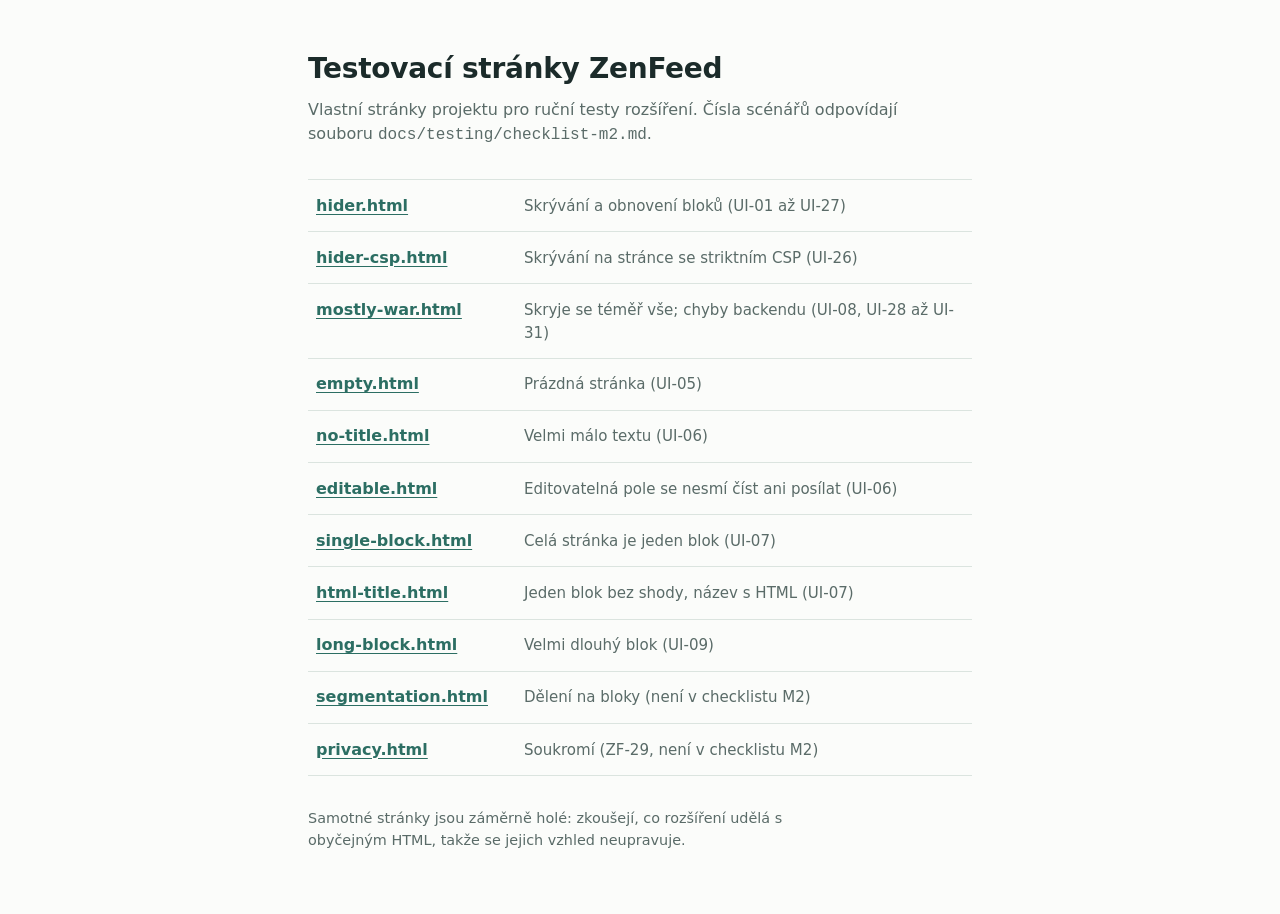
<file: tests/extension/fixtures/index.html>
<!doctype html>
<html lang="cs">
<head>
  <meta charset="utf-8">
  <meta name="viewport" content="width=device-width, initial-scale=1">
  <title>ZenFeed: testovací stránky</title>
  <style>
    :root { color-scheme: light dark; --ink: #1b2b2a; --soft: #5a6b68; --paper: #fbfcfa; --line: #dbe4df; --moss: #2c6e63; --tint: #eef4f1; }
    @media (prefers-color-scheme: dark) {
      :root { --ink: #e6efec; --soft: #9db1ac; --paper: #141c1b; --line: #2d3b39; --moss: #6fc3b3; --tint: #1b2625; }
    }
    * { box-sizing: border-box; }
    body { margin: 0; font: 16px/1.5 system-ui, -apple-system, "Segoe UI", sans-serif; color: var(--ink); background: var(--paper); }
    main { max-width: 44rem; margin: 0 auto; padding: 3rem 1.25rem 4rem; }
    h1 { margin: 0 0 .5rem; font-size: 1.75rem; font-weight: 650; letter-spacing: -.01em; }
    .lead { margin: 0 0 2rem; max-width: 60ch; color: var(--soft); }
    ul { margin: 0; padding: 0; list-style: none; border-top: 1px solid var(--line); }
    li { border-bottom: 1px solid var(--line); }
    a { display: grid; grid-template-columns: 11.5rem 1fr; gap: .25rem 1.5rem; align-items: baseline; padding: .85rem .5rem; color: inherit; text-decoration: none; }
    a:hover, a:focus-visible { background: var(--tint); outline: none; }
    a:focus-visible { box-shadow: inset 3px 0 0 var(--moss); }
    .file { color: var(--moss); font-weight: 600; text-decoration: underline; text-underline-offset: 3px; }
    .what { color: var(--soft); font-size: .94rem; }
    .note { margin: 2rem 0 0; max-width: 60ch; color: var(--soft); font-size: .9rem; }
    @media (max-width: 34rem) { a { grid-template-columns: 1fr; } }
  </style>
</head>
<body>
  <main>
    <h1>Testovací stránky ZenFeed</h1>
    <p class="lead">Vlastní stránky projektu pro ruční testy rozšíření. Čísla scénářů odpovídají souboru <code>docs/testing/checklist-m2.md</code>.</p>
    <ul>
      <li><a href="hider.html"><span class="file">hider.html</span><span class="what">Skrývání a obnovení bloků (UI-01 až UI-27)</span></a></li>
      <li><a href="hider-csp.html"><span class="file">hider-csp.html</span><span class="what">Skrývání na stránce se striktním CSP (UI-26)</span></a></li>
      <li><a href="mostly-war.html"><span class="file">mostly-war.html</span><span class="what">Skryje se téměř vše; chyby backendu (UI-08, UI-28 až UI-31)</span></a></li>
      <li><a href="empty.html"><span class="file">empty.html</span><span class="what">Prázdná stránka (UI-05)</span></a></li>
      <li><a href="no-title.html"><span class="file">no-title.html</span><span class="what">Velmi málo textu (UI-06)</span></a></li>
      <li><a href="editable.html"><span class="file">editable.html</span><span class="what">Editovatelná pole se nesmí číst ani posílat (UI-06)</span></a></li>
      <li><a href="single-block.html"><span class="file">single-block.html</span><span class="what">Celá stránka je jeden blok (UI-07)</span></a></li>
      <li><a href="html-title.html"><span class="file">html-title.html</span><span class="what">Jeden blok bez shody, název s HTML (UI-07)</span></a></li>
      <li><a href="long-block.html"><span class="file">long-block.html</span><span class="what">Velmi dlouhý blok (UI-09)</span></a></li>
      <li><a href="segmentation.html"><span class="file">segmentation.html</span><span class="what">Dělení na bloky (není v checklistu M2)</span></a></li>
      <li><a href="privacy.html"><span class="file">privacy.html</span><span class="what">Soukromí (ZF-29, není v checklistu M2)</span></a></li>
    </ul>
    <p class="note">Samotné stránky jsou záměrně holé: zkoušejí, co rozšíření udělá s obyčejným HTML, takže se jejich vzhled neupravuje.</p>
  </main>
</body>
</html>
</file>
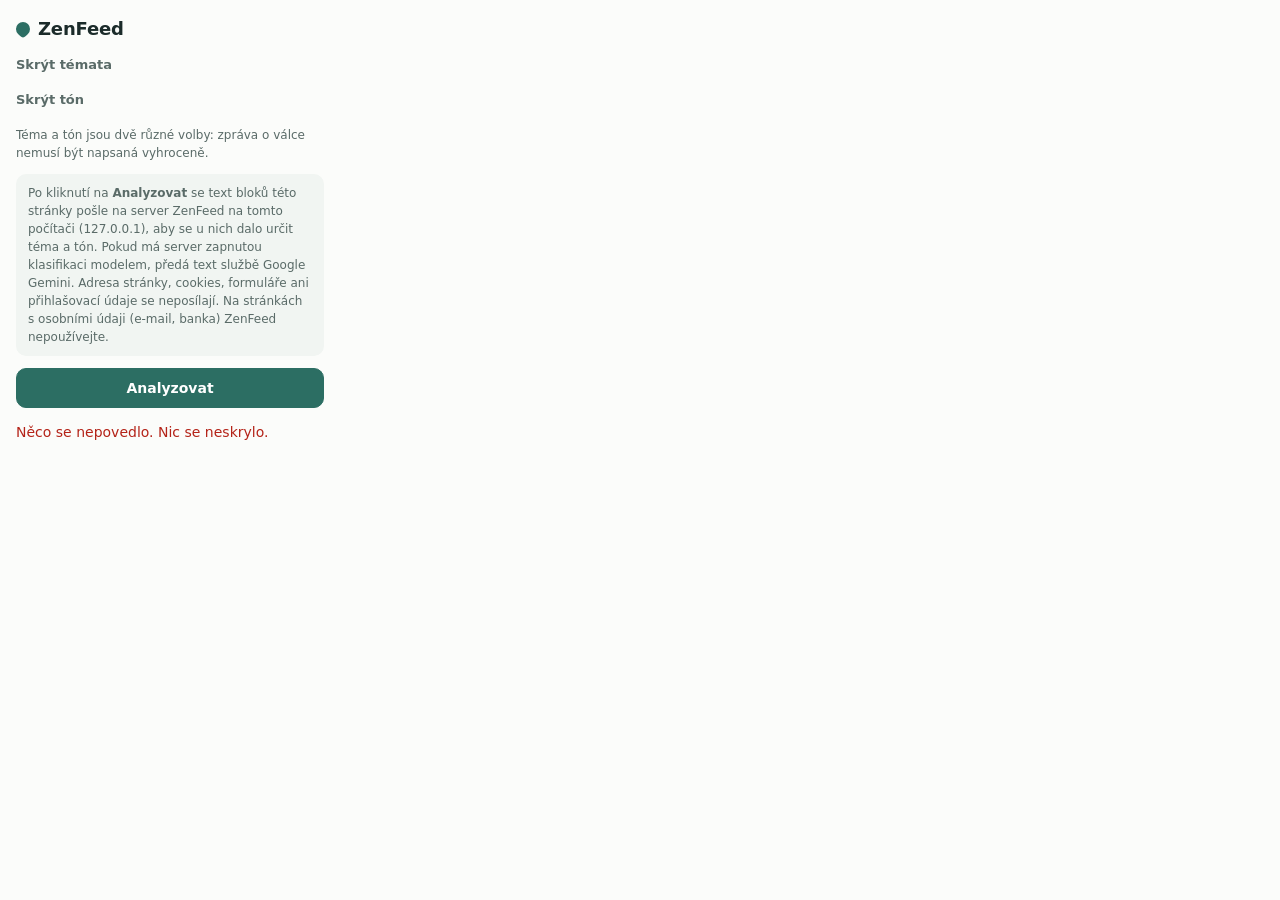
<file: extension/popup/popup.html>
<!doctype html>
<html lang="cs">
<head>
  <meta charset="utf-8">
  <meta name="viewport" content="width=device-width, initial-scale=1">
  <title>ZenFeed</title>
  <link rel="stylesheet" href="popup.css">
</head>
<body>
  <main>
    <h1>ZenFeed</h1>

    <form id="preferences" aria-describedby="preferences-hint">
      <fieldset id="topics">
        <legend>Skrýt témata</legend>
      </fieldset>
      <fieldset id="tone">
        <legend>Skrýt tón</legend>
      </fieldset>
      <p id="preferences-hint" class="hint">Téma a tón jsou dvě různé volby: zpráva o válce nemusí být napsaná vyhroceně.</p>
    </form>

    <p id="analyze-privacy" class="privacy">Po kliknutí na <strong>Analyzovat</strong> se text bloků této stránky pošle na server ZenFeed na tomto počítači (127.0.0.1), aby se u nich dalo určit téma a tón. Pokud má server zapnutou klasifikaci modelem, předá text službě Google Gemini. Adresa stránky, cookies, formuláře ani přihlašovací údaje se neposílají. Na stránkách s osobními údaji (e-mail, banka) ZenFeed nepoužívejte.</p>

    <div class="actions">
      <button id="analyze" type="button" class="primary">Analyzovat</button>
      <button id="show-all" type="button" hidden>Zobrazit vše</button>
      <button id="rehide" type="button" hidden>Znovu skrýt</button>
      <button id="hide-anyway" type="button" hidden>Přesto skrýt</button>
      <button id="retry-failed" type="button" hidden>Zkusit znovu nevyhodnocené</button>
    </div>

    <p id="status" role="status" aria-live="polite"></p>
    <ul id="notes" class="notes" hidden></ul>
    <p id="new-content" class="notice" hidden></p>

    <dl id="summary" hidden>
      <dt>Stránka</dt>
      <dd id="page-title"></dd>
      <dt>Bloky na stránce</dt>
      <dd id="block-count"></dd>
      <dt>Skryto</dt>
      <dd id="hidden-count"></dd>
    </dl>

    <section id="summary-panel" class="summary-panel" aria-labelledby="summary-heading" hidden>
      <h2 id="summary-heading">Shrnutí</h2>
      <p class="hint">Po kliknutí na Shrnout se text bloků, které na stránce zůstaly viditelné, pošle na server ZenFeed a ten ho předá službě Google Gemini (bezplatná vrstva; Google odeslaný text může používat ke zlepšování svých produktů). Skrytý obsah se neposílá.</p>
      <div class="summary-controls">
        <label for="summary-language">Jazyk</label>
        <select id="summary-language" data-custom>
          <option value="cs">Čeština</option>
          <option value="en">English</option>
        </select>
        <button id="summarize" type="button">Shrnout viditelný obsah</button>
      </div>
      <p id="summary-status" role="status" aria-live="polite"></p>
      <article id="summary-result" hidden>
        <p id="summary-label" class="summary-label"></p>
        <p id="summary-text" class="summary-text"></p>
        <div id="player" class="player" hidden>
          <p id="voice-label" class="voice-label"></p>
          <p id="voice-before" class="hint"></p>
          <div class="player-controls">
            <button id="play" type="button">Přehrát</button>
            <button id="pause" type="button" hidden>Pauza</button>
            <button id="stop" type="button" hidden>Ukončit čtení</button>
          </div>
          <p id="player-status" role="status" aria-live="polite"></p>
          <p class="hint">Čte se jen shrnutí, ne text stránky. Přehrávání skončí, když tento panel zavřete.</p>
        </div>
        <p class="summary-meta">
          <a id="summary-link" target="_blank" rel="noopener noreferrer"></a>
          <span id="summary-model"></span>
        </p>
      </article>
    </section>
  </main>
  <script src="preferences.js"></script>
  <script src="analyze-client.js"></script>
  <script src="page-quality.js"></script>
  <script src="summary-client.js"></script>
  <script src="voice.js"></script>
  <script src="bootstrap.js"></script>
  <script src="custom-select.js"></script>
  <script src="popup.js"></script>
</body>
</html>
</file>
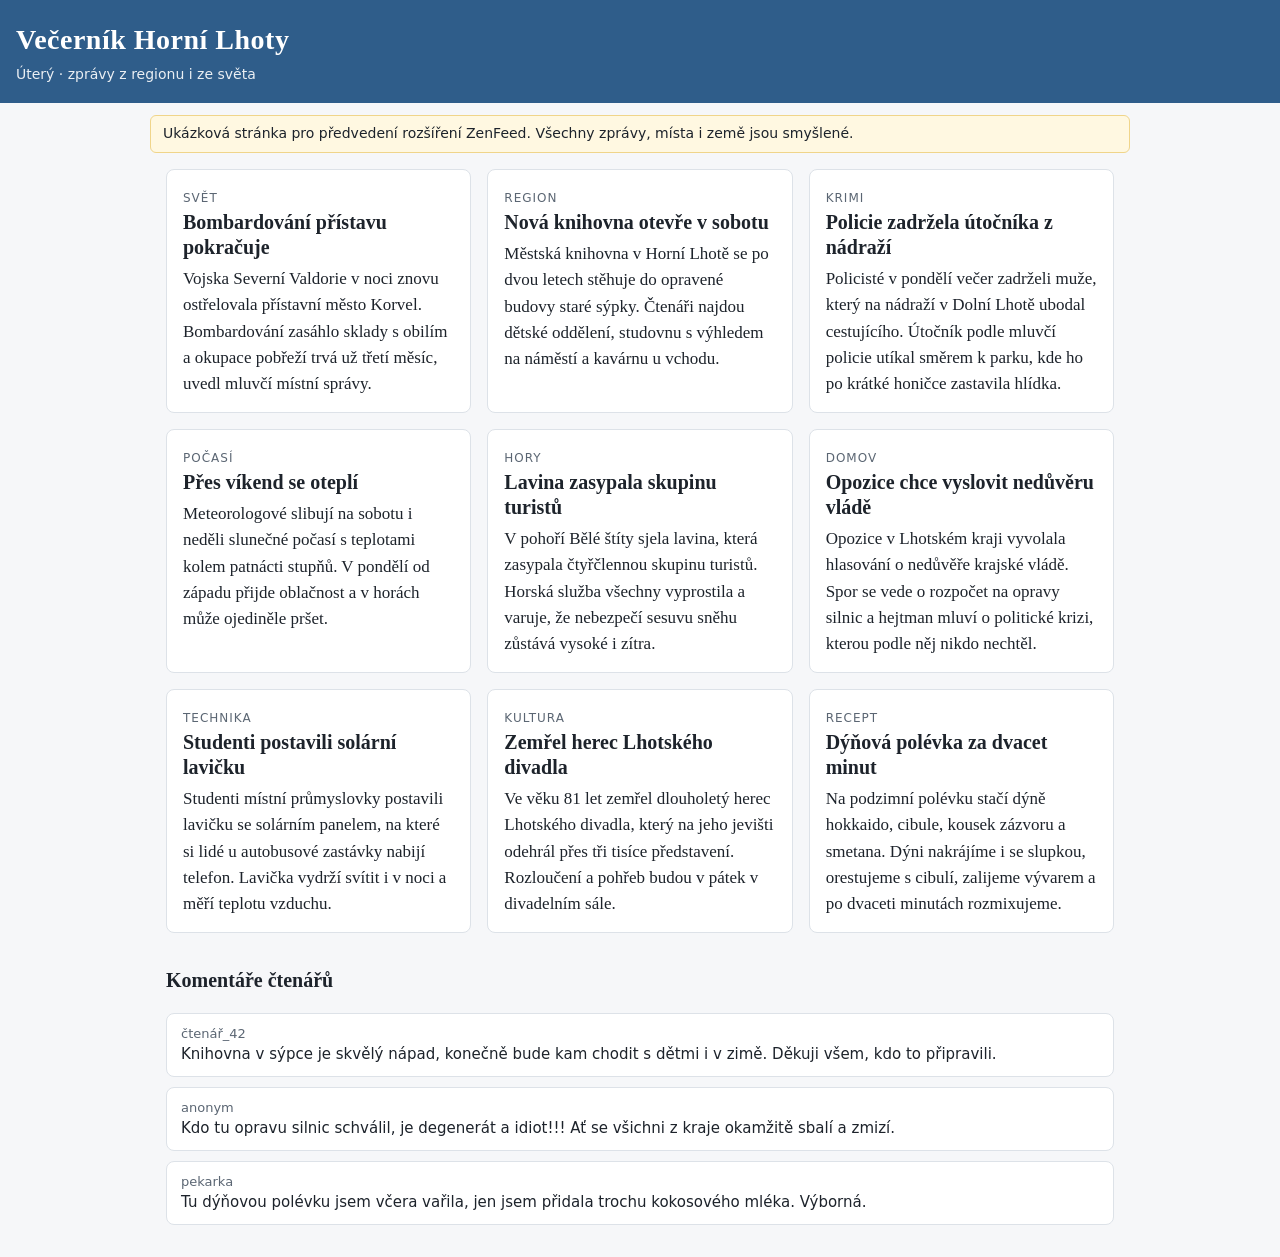
<file: tests/extension/fixtures/demo.html>
<!doctype html>
<html lang="cs">
<head>
  <meta charset="utf-8">
  <meta name="viewport" content="width=device-width, initial-scale=1">
  <title>Večerník Horní Lhoty – ukázková stránka pro demo ZenFeed</title>
  <!--
    Demo page for ZF-23 (docs/demo/scenar.md). Every story is invented: the
    places and countries do not exist and no text is copied from a real site.
    data-demo-expect says what ZenFeed must do with the block when every
    preference is on: a topic id (hide as that topic), "toxicky" (hide for
    the tone) or "show". backend/tests/test_demo_page.py checks it, so a
    classifier change cannot break the demo unnoticed.
  -->
  <style>
    :root { color-scheme: light; --ink: #1d232b; --muted: #5b6673; --line: #dde2e8; --accent: #2f5d8a; }
    * { box-sizing: border-box; }
    body { margin: 0; font: 17px/1.55 Georgia, "Times New Roman", serif; color: var(--ink); background: #f6f7f9; }
    header { background: var(--accent); color: #fff; padding: 18px 16px; }
    header h1 { margin: 0; font-size: 28px; letter-spacing: 0.5px; }
    header p { margin: 4px 0 0; font: 14px/1.4 system-ui, sans-serif; opacity: 0.9; }
    .notice { max-width: 980px; margin: 12px auto 0; padding: 8px 12px; font: 14px/1.4 system-ui, sans-serif;
      background: #fff8e1; border: 1px solid #f0d58a; border-radius: 6px; }
    main { max-width: 980px; margin: 0 auto; padding: 16px; display: grid; gap: 16px;
      grid-template-columns: repeat(auto-fill, minmax(280px, 1fr)); }
    article { background: #fff; border: 1px solid var(--line); border-radius: 8px; padding: 14px 16px; }
    article h2 { margin: 0 0 6px; font-size: 20px; line-height: 1.25; }
    .rubric { font: 12px/1.2 system-ui, sans-serif; text-transform: uppercase; letter-spacing: 1px; color: var(--muted); }
    article p { margin: 6px 0 0; }
    section.comments { max-width: 980px; margin: 0 auto 32px; padding: 0 16px; }
    section.comments h2 { font-size: 20px; }
    .comment { background: #fff; border: 1px solid var(--line); border-radius: 8px; padding: 10px 14px; margin-bottom: 10px;
      font: 15px/1.5 system-ui, sans-serif; }
    .comment .who { color: var(--muted); font-size: 13px; }
  </style>
</head>
<body>
  <header>
    <h1>Večerník Horní Lhoty</h1>
    <p>Úterý · zprávy z regionu i ze světa</p>
  </header>
  <p class="notice">Ukázková stránka pro předvedení rozšíření ZenFeed. Všechny zprávy, místa i země jsou smyšlené.</p>

  <main>
    <article data-demo-expect="valka">
      <span class="rubric">Svět</span>
      <h2>Bombardování přístavu pokračuje</h2>
      <p>Vojska Severní Valdorie v noci znovu ostřelovala přístavní město Korvel. Bombardování zasáhlo sklady s obilím a okupace pobřeží trvá už třetí měsíc, uvedl mluvčí místní správy.</p>
    </article>

    <article data-demo-expect="show">
      <span class="rubric">Region</span>
      <h2>Nová knihovna otevře v sobotu</h2>
      <p>Městská knihovna v Horní Lhotě se po dvou letech stěhuje do opravené budovy staré sýpky. Čtenáři najdou dětské oddělení, studovnu s výhledem na náměstí a kavárnu u vchodu.</p>
    </article>

    <article data-demo-expect="nasili">
      <span class="rubric">Krimi</span>
      <h2>Policie zadržela útočníka z nádraží</h2>
      <p>Policisté v pondělí večer zadrželi muže, který na nádraží v Dolní Lhotě ubodal cestujícího. Útočník podle mluvčí policie utíkal směrem k parku, kde ho po krátké honičce zastavila hlídka.</p>
    </article>

    <article data-demo-expect="show">
      <span class="rubric">Počasí</span>
      <h2>Přes víkend se oteplí</h2>
      <p>Meteorologové slibují na sobotu i neděli slunečné počasí s teplotami kolem patnácti stupňů. V pondělí od západu přijde oblačnost a v horách může ojediněle pršet.</p>
    </article>

    <article data-demo-expect="katastrofy">
      <span class="rubric">Hory</span>
      <h2>Lavina zasypala skupinu turistů</h2>
      <p>V pohoří Bělé štíty sjela lavina, která zasypala čtyřčlennou skupinu turistů. Horská služba všechny vyprostila a varuje, že nebezpečí sesuvu sněhu zůstává vysoké i zítra.</p>
    </article>

    <article data-demo-expect="politicke_konflikty">
      <span class="rubric">Domov</span>
      <h2>Opozice chce vyslovit nedůvěru vládě</h2>
      <p>Opozice v Lhotském kraji vyvolala hlasování o nedůvěře krajské vládě. Spor se vede o rozpočet na opravy silnic a hejtman mluví o politické krizi, kterou podle něj nikdo nechtěl.</p>
    </article>

    <article data-demo-expect="show">
      <span class="rubric">Technika</span>
      <h2>Studenti postavili solární lavičku</h2>
      <p>Studenti místní průmyslovky postavili lavičku se solárním panelem, na které si lidé u autobusové zastávky nabijí telefon. Lavička vydrží svítit i v noci a měří teplotu vzduchu.</p>
    </article>

    <article data-demo-expect="umrti">
      <span class="rubric">Kultura</span>
      <h2>Zemřel herec Lhotského divadla</h2>
      <p>Ve věku 81 let zemřel dlouholetý herec Lhotského divadla, který na jeho jevišti odehrál přes tři tisíce představení. Rozloučení a pohřeb budou v pátek v divadelním sále.</p>
    </article>

    <article data-demo-expect="show">
      <span class="rubric">Recept</span>
      <h2>Dýňová polévka za dvacet minut</h2>
      <p>Na podzimní polévku stačí dýně hokkaido, cibule, kousek zázvoru a smetana. Dýni nakrájíme i se slupkou, orestujeme s cibulí, zalijeme vývarem a po dvaceti minutách rozmixujeme.</p>
    </article>
  </main>

  <section class="comments">
    <h2>Komentáře čtenářů</h2>
    <div class="comment" data-demo-expect="show">
      <div class="who">čtenář_42</div>
      Knihovna v sýpce je skvělý nápad, konečně bude kam chodit s dětmi i v zimě. Děkuji všem, kdo to připravili.
    </div>
    <div class="comment" data-demo-expect="toxicky">
      <div class="who">anonym</div>
      Kdo tu opravu silnic schválil, je degenerát a idiot!!! Ať se všichni z kraje okamžitě sbalí a zmizí.
    </div>
    <div class="comment" data-demo-expect="show">
      <div class="who">pekarka</div>
      Tu dýňovou polévku jsem včera vařila, jen jsem přidala trochu kokosového mléka. Výborná.
    </div>
  </section>
</body>
</html>
</file>
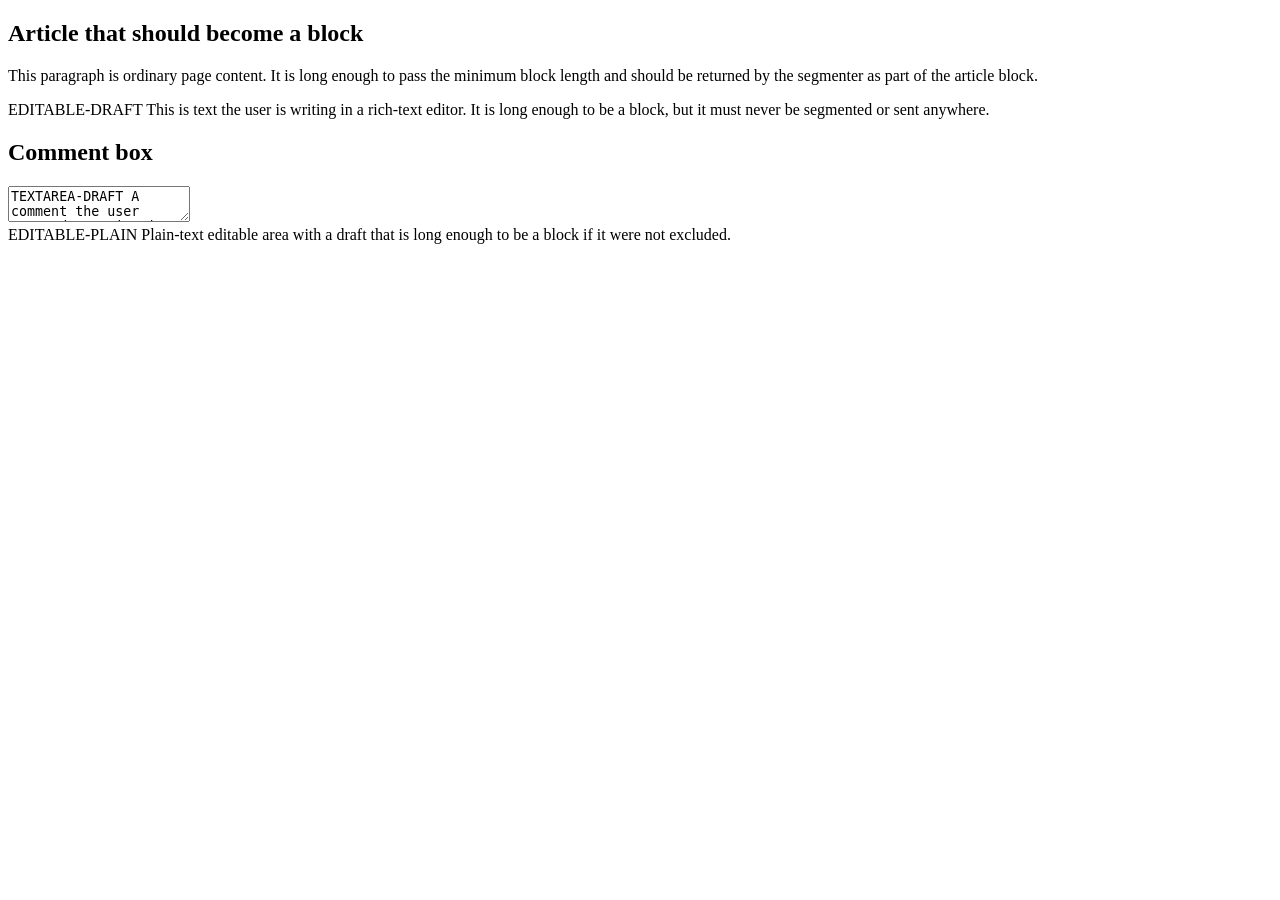
<file: tests/extension/fixtures/editable.html>
<!doctype html>
<html lang="en">
<head>
  <meta charset="utf-8">
  <title>ZenFeed editable fixture</title>
</head>
<body>
  <main>
    <article>
      <h2>Article that should become a block</h2>
      <p>This paragraph is ordinary page content. It is long enough to pass the minimum block length and should be returned by the segmenter as part of the article block.</p>
    </article>
    <div contenteditable="true">
      <p>EDITABLE-DRAFT This is text the user is writing in a rich-text editor. It is long enough to be a block, but it must never be segmented or sent anywhere.</p>
    </div>
    <section>
      <h2>Comment box</h2>
      <textarea>TEXTAREA-DRAFT A comment the user started to write in a plain textarea, long enough to be a block if it were not excluded.</textarea>
      <div contenteditable="plaintext-only">EDITABLE-PLAIN Plain-text editable area with a draft that is long enough to be a block if it were not excluded.</div>
    </section>
  </main>
</body>
</html>
</file>
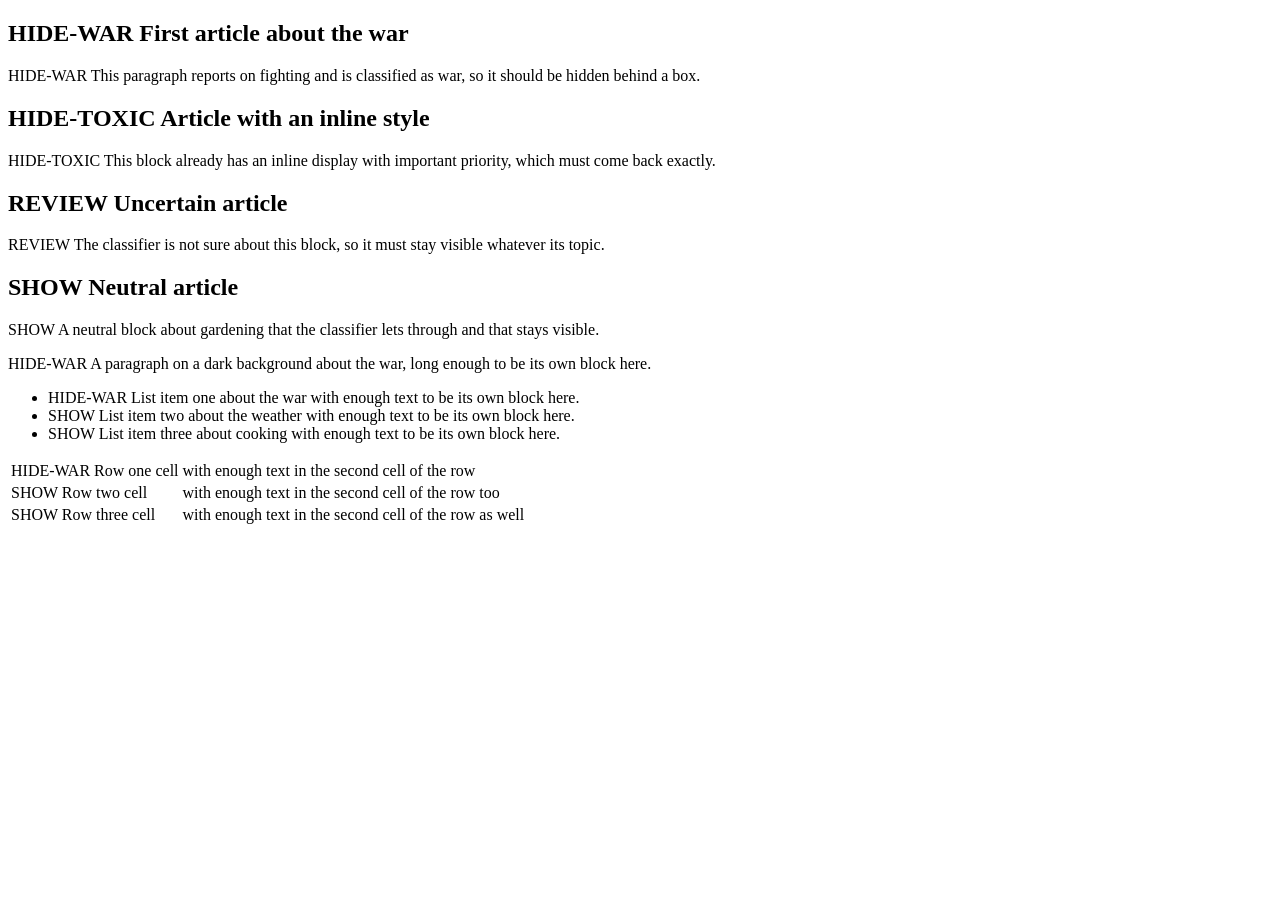
<file: tests/extension/fixtures/hider-csp.html>
<!doctype html>
<html lang="en">
<head>
  <meta charset="utf-8">
  <meta http-equiv="Content-Security-Policy" content="style-src 'none'">
  <title>ZenFeed hider fixture (strict CSP)</title>
  <style>
    /* Page CSS that would break a box without a shadow root. */
    div, span, button, p { color: red !important; font-size: 40px !important; }
    .grid { display: grid; }
  </style>
</head>
<body>
  <main>
    <article id="a1">
      <h2>HIDE-WAR First article about the war</h2>
      <p>HIDE-WAR This paragraph reports on fighting and is classified as war, so it should be hidden behind a box.</p>
    </article>
    <article id="a2" class="grid" style="color: blue; display: flex !important">
      <h2>HIDE-TOXIC Article with an inline style</h2>
      <p>HIDE-TOXIC This block already has an inline display with important priority, which must come back exactly.</p>
    </article>
    <article id="a3">
      <h2>REVIEW Uncertain article</h2>
      <p>REVIEW The classifier is not sure about this block, so it must stay visible whatever its topic.</p>
    </article>
    <article id="a4">
      <h2>SHOW Neutral article</h2>
      <p>SHOW A neutral block about gardening that the classifier lets through and that stays visible.</p>
    </article>
    <div id="dark" style="background: #111; color: #eee">
      <section>
        <p>HIDE-WAR A paragraph on a dark background about the war, long enough to be its own block here.</p>
      </section>
    </div>
    <ul id="list">
      <li>HIDE-WAR List item one about the war with enough text to be its own block here.</li>
      <li>SHOW List item two about the weather with enough text to be its own block here.</li>
      <li>SHOW List item three about cooking with enough text to be its own block here.</li>
    </ul>
    <table id="table">
      <tbody>
        <tr><td>HIDE-WAR Row one cell</td><td>with enough text in the second cell of the row</td></tr>
        <tr><td>SHOW Row two cell</td><td>with enough text in the second cell of the row too</td></tr>
        <tr><td>SHOW Row three cell</td><td>with enough text in the second cell of the row as well</td></tr>
      </tbody>
    </table>
  </main>
</body>
</html>
</file>
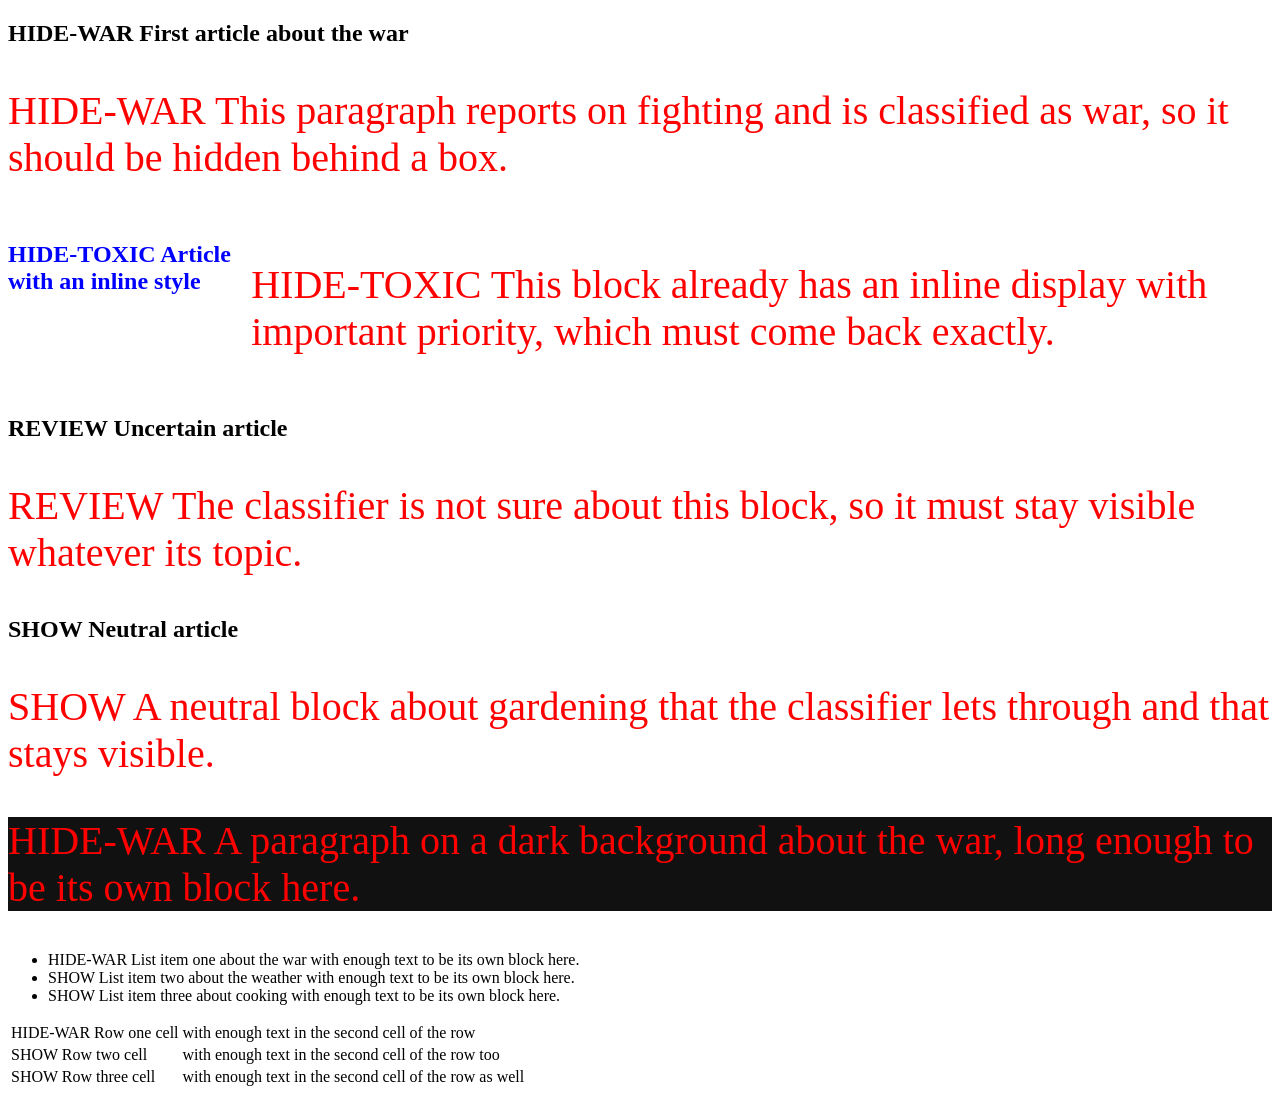
<file: tests/extension/fixtures/hider.html>
<!doctype html>
<html lang="en">
<head>
  <meta charset="utf-8">
  <title>ZenFeed hider fixture</title>
  <style>
    /* Page CSS that would break a box without a shadow root. */
    div, span, button, p { color: red !important; font-size: 40px !important; }
    .grid { display: grid; }
  </style>
</head>
<body>
  <main>
    <article id="a1">
      <h2>HIDE-WAR First article about the war</h2>
      <p>HIDE-WAR This paragraph reports on fighting and is classified as war, so it should be hidden behind a box.</p>
    </article>
    <article id="a2" class="grid" style="color: blue; display: flex !important">
      <h2>HIDE-TOXIC Article with an inline style</h2>
      <p>HIDE-TOXIC This block already has an inline display with important priority, which must come back exactly.</p>
    </article>
    <article id="a3">
      <h2>REVIEW Uncertain article</h2>
      <p>REVIEW The classifier is not sure about this block, so it must stay visible whatever its topic.</p>
    </article>
    <article id="a4">
      <h2>SHOW Neutral article</h2>
      <p>SHOW A neutral block about gardening that the classifier lets through and that stays visible.</p>
    </article>
    <div id="dark" style="background: #111; color: #eee">
      <section>
        <p>HIDE-WAR A paragraph on a dark background about the war, long enough to be its own block here.</p>
      </section>
    </div>
    <ul id="list">
      <li>HIDE-WAR List item one about the war with enough text to be its own block here.</li>
      <li>SHOW List item two about the weather with enough text to be its own block here.</li>
      <li>SHOW List item three about cooking with enough text to be its own block here.</li>
    </ul>
    <table id="table">
      <tbody>
        <tr><td>HIDE-WAR Row one cell</td><td>with enough text in the second cell of the row</td></tr>
        <tr><td>SHOW Row two cell</td><td>with enough text in the second cell of the row too</td></tr>
        <tr><td>SHOW Row three cell</td><td>with enough text in the second cell of the row as well</td></tr>
      </tbody>
    </table>
  </main>
</body>
</html>
</file>
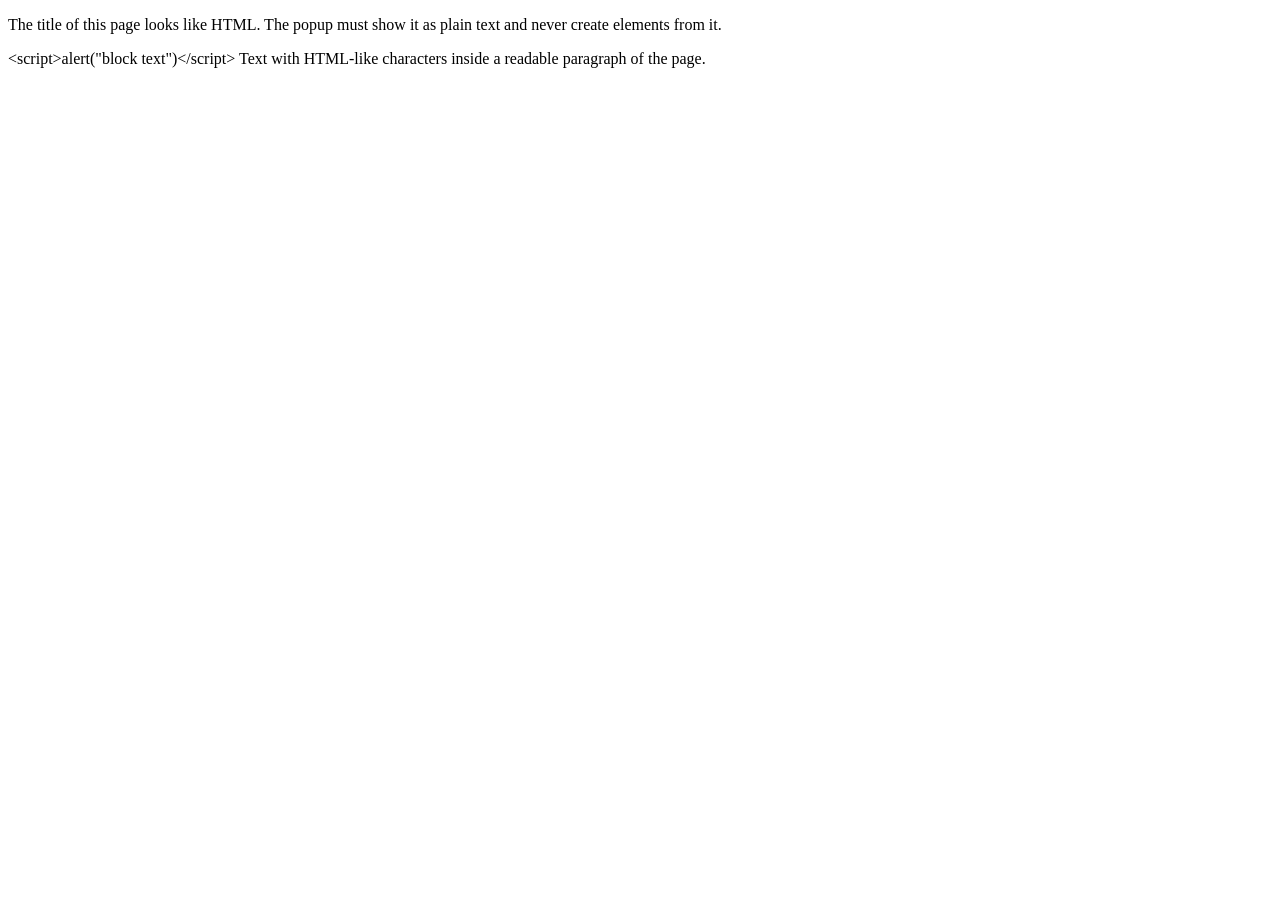
<file: tests/extension/fixtures/html-title.html>
<!doctype html>
<html lang="en">
<head>
  <meta charset="utf-8">
  <title>&lt;img src=x onerror=alert(1)&gt; &lt;b&gt;bold&lt;/b&gt; &amp; "quotes"</title>
</head>
<body>
  <main>
    <p>The title of this page looks like HTML. The popup must show it as plain text and never create elements from it.</p>
    <p>&lt;script&gt;alert("block text")&lt;/script&gt; Text with HTML-like characters inside a readable paragraph of the page.</p>
  </main>
</body>
</html>
</file>
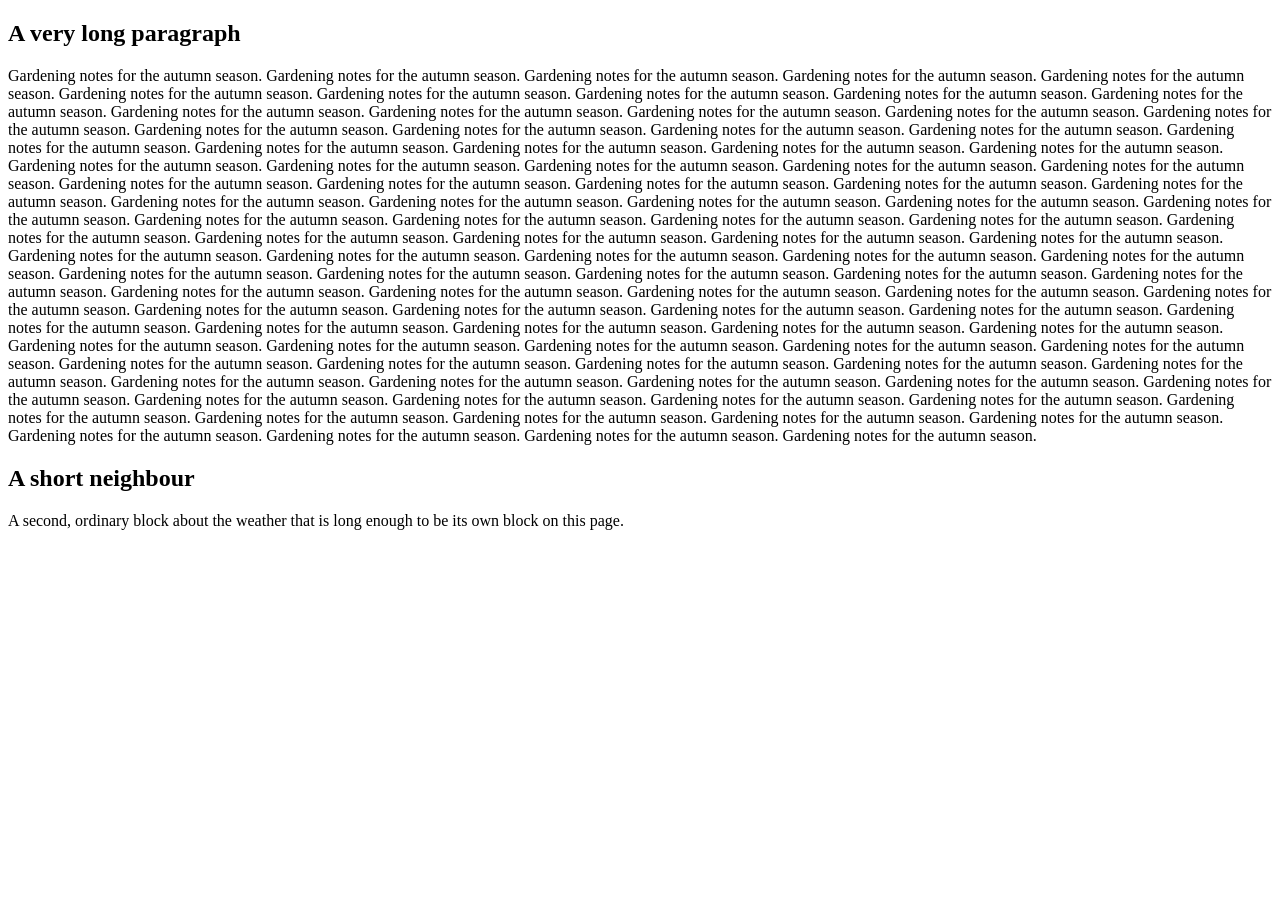
<file: tests/extension/fixtures/long-block.html>
<!doctype html>
<html lang="en">
<head>
  <meta charset="utf-8">
  <title>ZenFeed long-block fixture</title>
</head>
<body>
  <main>
    <article>
      <h2>A very long paragraph</h2>
      <p>Gardening notes for the autumn season. Gardening notes for the autumn season. Gardening notes for the autumn season. Gardening notes for the autumn season. Gardening notes for the autumn season. Gardening notes for the autumn season. Gardening notes for the autumn season. Gardening notes for the autumn season. Gardening notes for the autumn season. Gardening notes for the autumn season. Gardening notes for the autumn season. Gardening notes for the autumn season. Gardening notes for the autumn season. Gardening notes for the autumn season. Gardening notes for the autumn season. Gardening notes for the autumn season. Gardening notes for the autumn season. Gardening notes for the autumn season. Gardening notes for the autumn season. Gardening notes for the autumn season. Gardening notes for the autumn season. Gardening notes for the autumn season. Gardening notes for the autumn season. Gardening notes for the autumn season. Gardening notes for the autumn season. Gardening notes for the autumn season. Gardening notes for the autumn season. Gardening notes for the autumn season. Gardening notes for the autumn season. Gardening notes for the autumn season. Gardening notes for the autumn season. Gardening notes for the autumn season. Gardening notes for the autumn season. Gardening notes for the autumn season. Gardening notes for the autumn season. Gardening notes for the autumn season. Gardening notes for the autumn season. Gardening notes for the autumn season. Gardening notes for the autumn season. Gardening notes for the autumn season. Gardening notes for the autumn season. Gardening notes for the autumn season. Gardening notes for the autumn season. Gardening notes for the autumn season. Gardening notes for the autumn season. Gardening notes for the autumn season. Gardening notes for the autumn season. Gardening notes for the autumn season. Gardening notes for the autumn season. Gardening notes for the autumn season. Gardening notes for the autumn season. Gardening notes for the autumn season. Gardening notes for the autumn season. Gardening notes for the autumn season. Gardening notes for the autumn season. Gardening notes for the autumn season. Gardening notes for the autumn season. Gardening notes for the autumn season. Gardening notes for the autumn season. Gardening notes for the autumn season. Gardening notes for the autumn season. Gardening notes for the autumn season. Gardening notes for the autumn season. Gardening notes for the autumn season. Gardening notes for the autumn season. Gardening notes for the autumn season. Gardening notes for the autumn season. Gardening notes for the autumn season. Gardening notes for the autumn season. Gardening notes for the autumn season. Gardening notes for the autumn season. Gardening notes for the autumn season. Gardening notes for the autumn season. Gardening notes for the autumn season. Gardening notes for the autumn season. Gardening notes for the autumn season. Gardening notes for the autumn season. Gardening notes for the autumn season. Gardening notes for the autumn season. Gardening notes for the autumn season. Gardening notes for the autumn season. Gardening notes for the autumn season. Gardening notes for the autumn season. Gardening notes for the autumn season. Gardening notes for the autumn season. Gardening notes for the autumn season. Gardening notes for the autumn season. Gardening notes for the autumn season. Gardening notes for the autumn season. Gardening notes for the autumn season. Gardening notes for the autumn season. Gardening notes for the autumn season. Gardening notes for the autumn season. Gardening notes for the autumn season. Gardening notes for the autumn season. Gardening notes for the autumn season. Gardening notes for the autumn season. Gardening notes for the autumn season. Gardening notes for the autumn season. Gardening notes for the autumn season.</p>
    </article>
    <article>
      <h2>A short neighbour</h2>
      <p>A second, ordinary block about the weather that is long enough to be its own block on this page.</p>
    </article>
  </main>
</body>
</html>
</file>
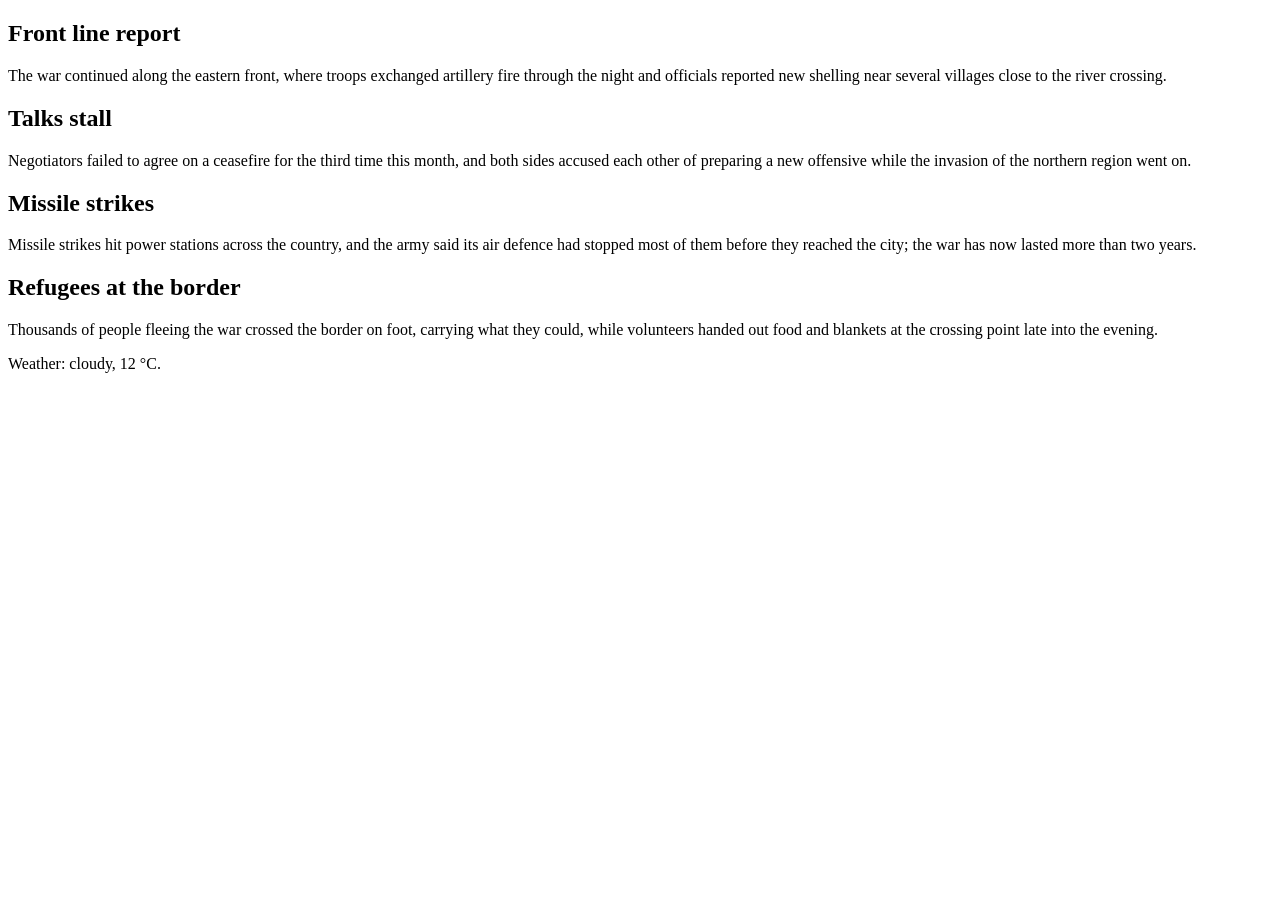
<file: tests/extension/fixtures/mostly-war.html>
<!doctype html>
<html lang="en">
<head>
  <meta charset="utf-8">
  <title>ZenFeed mostly-war fixture</title>
</head>
<body>
  <main>
    <article>
      <h2>Front line report</h2>
      <p>The war continued along the eastern front, where troops exchanged artillery fire through the night and officials reported new shelling near several villages close to the river crossing.</p>
    </article>
    <article>
      <h2>Talks stall</h2>
      <p>Negotiators failed to agree on a ceasefire for the third time this month, and both sides accused each other of preparing a new offensive while the invasion of the northern region went on.</p>
    </article>
    <article>
      <h2>Missile strikes</h2>
      <p>Missile strikes hit power stations across the country, and the army said its air defence had stopped most of them before they reached the city; the war has now lasted more than two years.</p>
    </article>
    <article>
      <h2>Refugees at the border</h2>
      <p>Thousands of people fleeing the war crossed the border on foot, carrying what they could, while volunteers handed out food and blankets at the crossing point late into the evening.</p>
    </article>
    <p>Weather: cloudy, 12 °C.</p>
  </main>
</body>
</html>
</file>
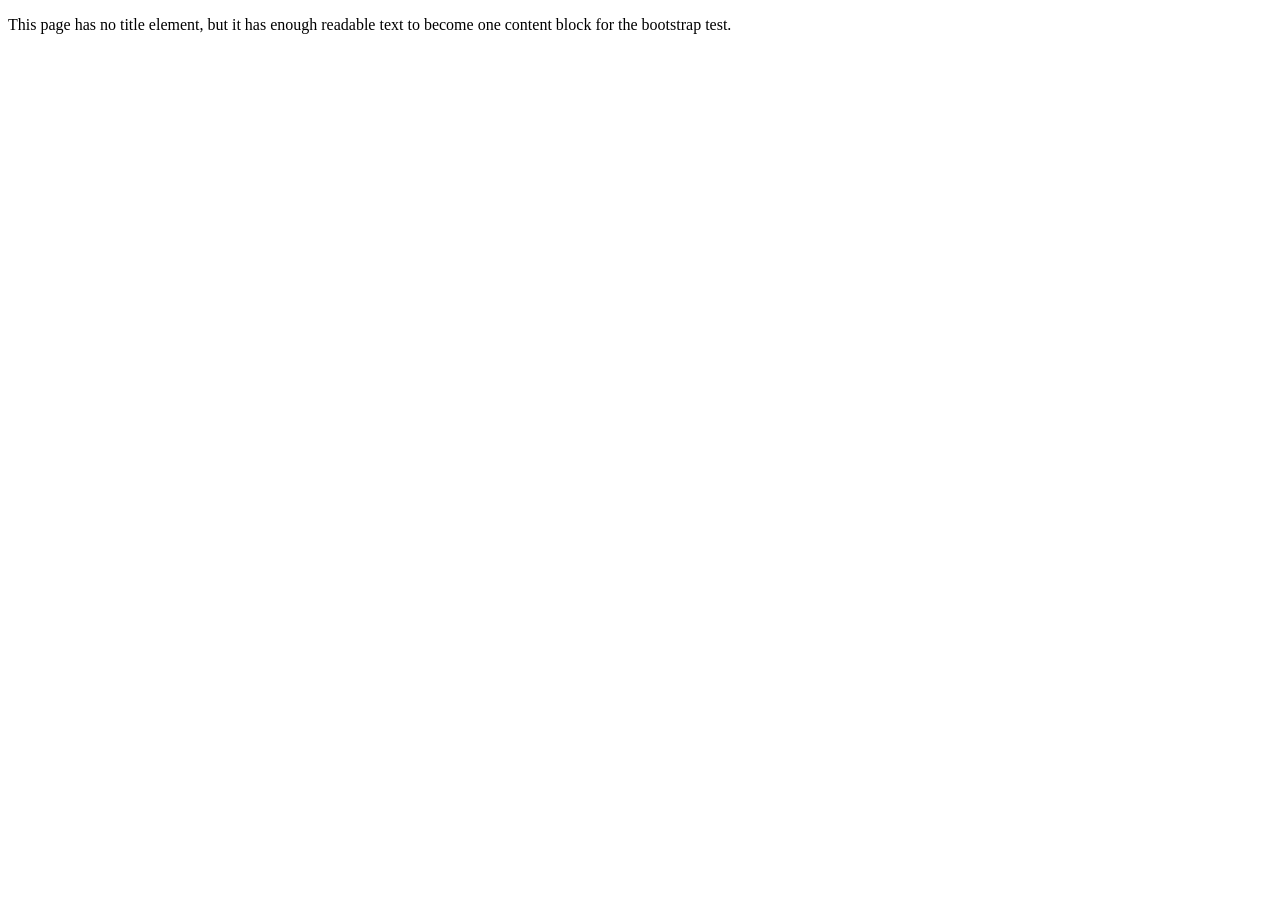
<file: tests/extension/fixtures/no-title.html>
<!doctype html>
<html lang="en">
<head>
  <meta charset="utf-8">
</head>
<body>
  <main>
    <p>This page has no title element, but it has enough readable text to become one content block for the bootstrap test.</p>
  </main>
</body>
</html>
</file>
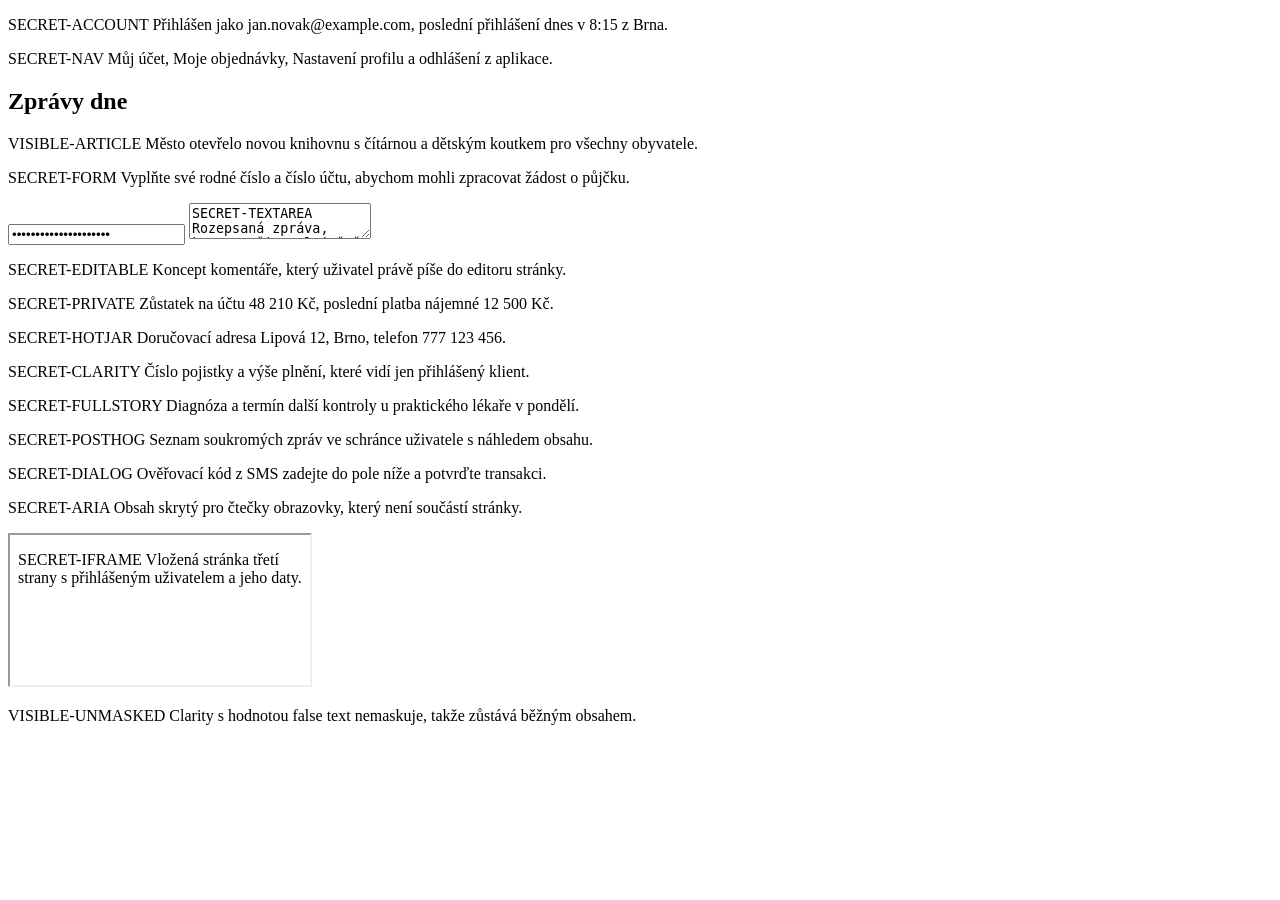
<file: tests/extension/fixtures/privacy.html>
<!doctype html>
<html lang="cs">
<head>
  <meta charset="utf-8">
  <title>ZenFeed privacy fixture (ZF-29)</title>
</head>
<body>
  <!-- Every element with SECRET must never become a block (ZF-29). -->
  <header>
    <p>SECRET-ACCOUNT Přihlášen jako jan.novak@example.com, poslední přihlášení dnes v 8:15 z Brna.</p>
  </header>
  <nav><p>SECRET-NAV Můj účet, Moje objednávky, Nastavení profilu a odhlášení z aplikace.</p></nav>
  <main>
    <article id="visible">
      <h2>Zprávy dne</h2>
      <p>VISIBLE-ARTICLE Město otevřelo novou knihovnu s čítárnou a dětským koutkem pro všechny obyvatele.</p>
    </article>
    <form>
      <p>SECRET-FORM Vyplňte své rodné číslo a číslo účtu, abychom mohli zpracovat žádost o půjčku.</p>
      <input type="password" value="SECRET-PASSWORD-VALUE">
      <textarea>SECRET-TEXTAREA Rozepsaná zpráva, kterou uživatel ještě neodeslal kamarádovi.</textarea>
    </form>
    <div contenteditable="true"><p>SECRET-EDITABLE Koncept komentáře, který uživatel právě píše do editoru stránky.</p></div>
    <section data-private><p>SECRET-PRIVATE Zůstatek na účtu 48 210 Kč, poslední platba nájemné 12 500 Kč.</p></section>
    <section data-hj-suppress><p>SECRET-HOTJAR Doručovací adresa Lipová 12, Brno, telefon 777 123 456.</p></section>
    <section data-clarity-mask="True"><p>SECRET-CLARITY Číslo pojistky a výše plnění, které vidí jen přihlášený klient.</p></section>
    <section class="fs-exclude"><p>SECRET-FULLSTORY Diagnóza a termín další kontroly u praktického lékaře v pondělí.</p></section>
    <section class="note ph-no-capture"><p>SECRET-POSTHOG Seznam soukromých zpráv ve schránce uživatele s náhledem obsahu.</p></section>
    <div role="dialog"><p>SECRET-DIALOG Ověřovací kód z SMS zadejte do pole níže a potvrďte transakci.</p></div>
    <div hidden><p>SECRET-HIDDEN Skrytý obsah, který stránka uživateli nezobrazuje vůbec nikde.</p></div>
    <div aria-hidden="true"><p>SECRET-ARIA Obsah skrytý pro čtečky obrazovky, který není součástí stránky.</p></div>
    <iframe srcdoc="<p>SECRET-IFRAME Vložená stránka třetí strany s přihlášeným uživatelem a jeho daty.</p>"></iframe>
    <section data-clarity-mask="false"><p>VISIBLE-UNMASKED Clarity s hodnotou false text nemaskuje, takže zůstává běžným obsahem.</p></section>
  </main>
</body>
</html>
</file>
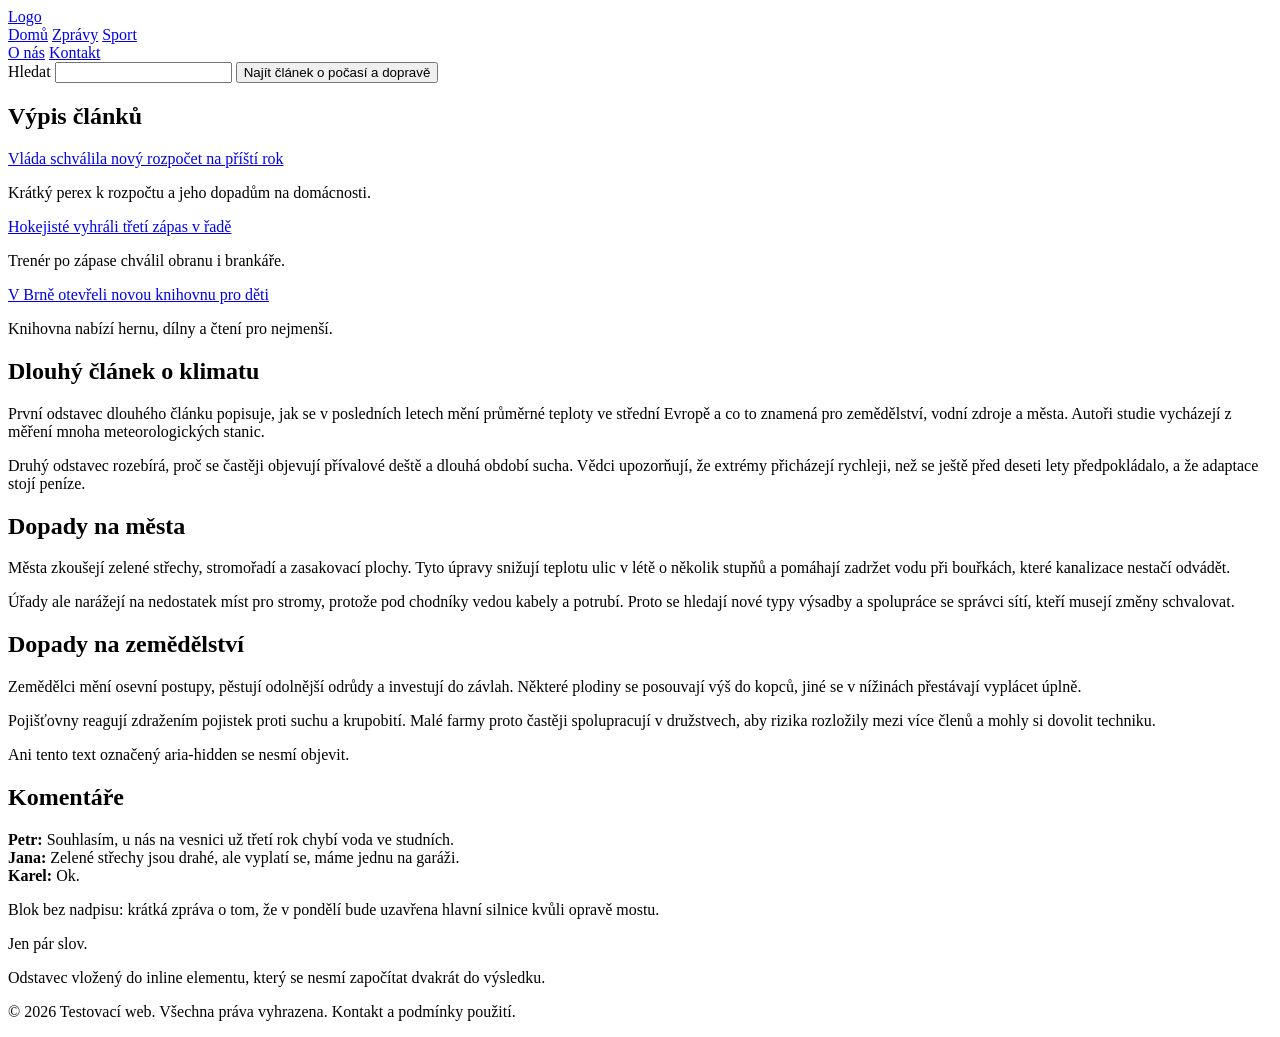
<file: tests/extension/fixtures/segmentation.html>
<!doctype html>
<html lang="cs">
<head>
  <meta charset="utf-8">
  <title>ZenFeed segmentation fixture</title>
  <style>.sr-hidden { display: none; }</style>
</head>
<body>
  <header>
    <a href="#">Logo</a>
    <nav><a href="#">Domů</a> <a href="#">Zprávy</a> <a href="#">Sport</a></nav>
  </header>

  <div class="menu"><a href="#">O nás</a> <a href="#">Kontakt</a></div>

  <form>
    <label>Hledat <input type="search"></label>
    <button>Najít článek o počasí a dopravě</button>
  </form>

  <main>
    <h2>Výpis článků</h2>
    <div class="list">
      <div class="card"><a href="#">Vláda schválila nový rozpočet na příští rok</a><p>Krátký perex k rozpočtu a jeho dopadům na domácnosti.</p></div>
      <div class="card"><a href="#">Hokejisté vyhráli třetí zápas v řadě</a><p>Trenér po zápase chválil obranu i brankáře.</p></div>
      <div class="card"><a href="#">V Brně otevřeli novou knihovnu pro děti</a><p>Knihovna nabízí hernu, dílny a čtení pro nejmenší.</p></div>
    </div>

    <article id="long-article">
      <h1>Dlouhý článek o klimatu</h1>
      <p>První odstavec dlouhého článku popisuje, jak se v posledních letech mění průměrné teploty ve střední Evropě a co to znamená pro zemědělství, vodní zdroje a města. Autoři studie vycházejí z měření mnoha meteorologických stanic.</p>
      <p>Druhý odstavec rozebírá, proč se častěji objevují přívalové deště a dlouhá období sucha. Vědci upozorňují, že extrémy přicházejí rychleji, než se ještě před deseti lety předpokládalo, a že adaptace stojí peníze.</p>
      <h2>Dopady na města</h2>
      <p>Města zkoušejí zelené střechy, stromořadí a zasakovací plochy. Tyto úpravy snižují teplotu ulic v létě o několik stupňů a pomáhají zadržet vodu při bouřkách, které kanalizace nestačí odvádět.</p>
      <p>Úřady ale narážejí na nedostatek míst pro stromy, protože pod chodníky vedou kabely a potrubí. Proto se hledají nové typy výsadby a spolupráce se správci sítí, kteří musejí změny schvalovat.</p>
      <h2>Dopady na zemědělství</h2>
      <p>Zemědělci mění osevní postupy, pěstují odolnější odrůdy a investují do závlah. Některé plodiny se posouvají výš do kopců, jiné se v nížinách přestávají vyplácet úplně.</p>
      <p>Pojišťovny reagují zdražením pojistek proti suchu a krupobití. Malé farmy proto častěji spolupracují v družstvech, aby rizika rozložily mezi více členů a mohly si dovolit techniku.</p>
      <p class="sr-hidden">Tento skrytý text se nesmí objevit v žádném bloku.</p>
      <p aria-hidden="true">Ani tento text označený aria-hidden se nesmí objevit.</p>
    </article>

    <section id="comments">
      <h2>Komentáře</h2>
      <div class="comment"><b>Petr:</b> Souhlasím, u nás na vesnici už třetí rok chybí voda ve studních.</div>
      <div class="comment"><b>Jana:</b> Zelené střechy jsou drahé, ale vyplatí se, máme jednu na garáži.</div>
      <div class="comment"><b>Karel:</b> Ok.</div>
    </section>

    <div id="no-title">
      <p>Blok bez nadpisu: krátká zpráva o tom, že v pondělí bude uzavřena hlavní silnice kvůli opravě mostu.</p>
    </div>

    <div id="little-text"><p>Jen pár slov.</p></div>

    <span class="wrapper"><div id="nested-in-inline">Odstavec vložený do inline elementu, který se nesmí započítat dvakrát do výsledku.</div></span>
  </main>

  <footer><p>© 2026 Testovací web. Všechna práva vyhrazena. Kontakt a podmínky použití.</p></footer>
</body>
</html>
</file>
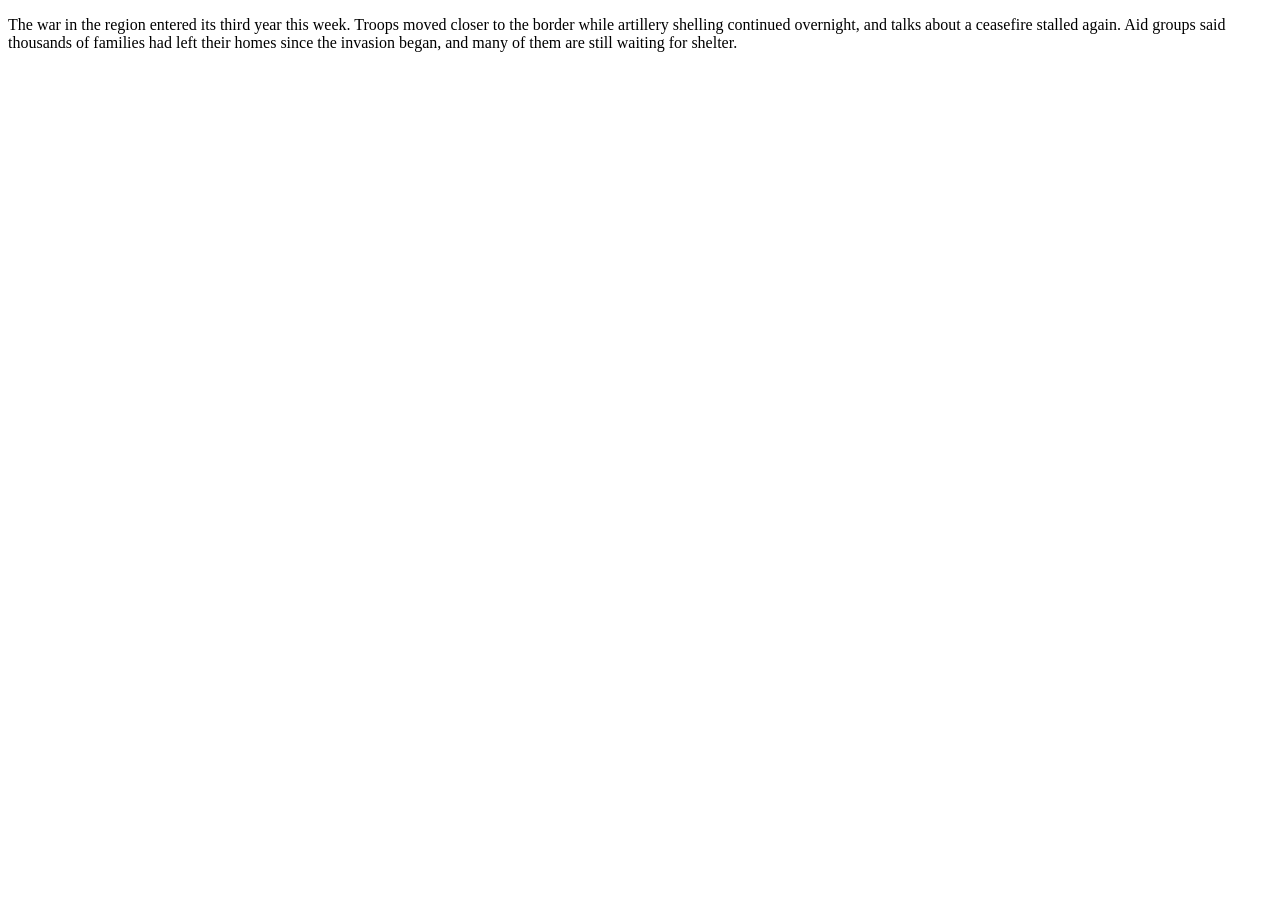
<file: tests/extension/fixtures/single-block.html>
<!doctype html>
<html lang="en">
<head>
  <meta charset="utf-8">
  <title>ZenFeed single-block fixture</title>
</head>
<body>
  <p>The war in the region entered its third year this week. Troops moved closer to the border while artillery shelling continued overnight, and talks about a ceasefire stalled again. Aid groups said thousands of families had left their homes since the invasion began, and many of them are still waiting for shelter.</p>
</body>
</html>
</file>
<file: extension/popup/popup.css>
/* ZenFeed popup. Calm, quiet surface: one accent (moss), the toggles are the
   only strong element. Colours follow the browser theme. */
   :root {
    --ink: #1b2b2a;
    --ink-soft: #5a6b68;
    --paper: #fbfcfa;
    --surface: #f1f5f2;
    --line: #dbe4df;
    --moss: #2c6e63;
    --moss-dark: #1f5249;
    --moss-tint: #e3efea;
    --amber: #8a5a00;
    --amber-tint: #fff4d6;
    --danger: #b42318;
    --focus: #1f5249;
    color-scheme: light dark;
  }
  
  @media (prefers-color-scheme: dark) {
    :root {
      --ink: #e6efec;
      --ink-soft: #9db1ac;
      --paper: #141c1b;
      --surface: #1d2827;
      --line: #2d3b39;
      --moss: #4aa393;
      --moss-dark: #6fc3b3;
      --moss-tint: #20332f;
      --amber: #f0c36a;
      --amber-tint: #3a2f12;
      --danger: #ff8f84;
      --focus: #8fd6c8;
    }
  }
  
  /* The hidden attribute must win over the display rules below. */
  [hidden] {
    display: none !important;
  }
  
  body {
    margin: 0;
    width: 340px;
    font: 14px/1.45 system-ui, -apple-system, "Segoe UI", sans-serif;
    color: var(--ink);
    background: var(--paper);
  }
  
  main {
    padding: 16px 16px 18px;
  }
  
  h1 {
    display: flex;
    align-items: center;
    gap: 8px;
    margin: 0 0 14px;
    font-size: 18px;
    font-weight: 650;
    letter-spacing: -0.01em;
  }
  
  h1::before {
    content: "";
    width: 14px;
    height: 14px;
    border-radius: 50% 50% 50% 4px;
    background: var(--moss);
    transform: rotate(-45deg);
  }
  
  fieldset {
    margin: 0 0 12px;
    padding: 0;
    border: 0;
  }
  
  legend {
    margin: 0 0 4px;
    padding: 0;
    color: var(--ink-soft);
    font-size: 13px;
    font-weight: 600;
  }
  
  /* A list of rows: text on the left, toggle on the right. */
  .switch {
    display: flex;
    align-items: center;
    justify-content: space-between;
    gap: 12px;
    padding: 8px 2px;
    border-bottom: 1px solid var(--line);
    cursor: pointer;
  }
  
  fieldset .switch:last-child {
    border-bottom: 0;
  }
  
  .switch input {
    appearance: none;
    flex: none;
    order: 2;
    position: relative;
    width: 36px;
    height: 20px;
    margin: 0;
    border-radius: 999px;
    background: var(--line);
    cursor: pointer;
    transition: background-color 0.15s ease;
  }
  
  .switch input::after {
    content: "";
    position: absolute;
    top: 2px;
    left: 2px;
    width: 16px;
    height: 16px;
    border-radius: 50%;
    background: #fff;
    box-shadow: 0 1px 2px rgba(0, 0, 0, 0.25);
    transition: transform 0.15s ease;
  }
  
  .switch input:checked {
    background: var(--moss);
  }
  
  .switch input:checked::after {
    transform: translateX(16px);
  }
  
  .hint,
  .privacy {
    margin: 0 0 12px;
    color: var(--ink-soft);
    font-size: 12px;
    line-height: 1.5;
  }
  
  .privacy {
    padding: 10px 12px;
    border-radius: 10px;
    background: var(--surface);
  }
  
  .actions {
    display: flex;
    flex-wrap: wrap;
    gap: 8px;
  }
  
  button {
    flex: 1 1 auto;
    padding: 9px 12px;
    border: 1px solid var(--line);
    border-radius: 10px;
    font: inherit;
    font-weight: 550;
    color: var(--ink);
    background: var(--surface);
    cursor: pointer;
    transition: background-color 0.12s ease, border-color 0.12s ease;
  }
  
  button:hover:not(:disabled) {
    border-color: var(--moss);
  }
  
  button.primary {
    flex-basis: 100%;
    border-color: var(--moss);
    color: #fff;
    background: var(--moss);
  }
  
  button.primary:hover:not(:disabled) {
    border-color: var(--moss-dark);
    background: var(--moss-dark);
  }
  
  button:disabled {
    opacity: 0.55;
    cursor: default;
  }
  
  button:focus-visible,
  .switch input:focus-visible,
  select:focus-visible,
  a:focus-visible {
    outline: 2px solid var(--focus);
    outline-offset: 2px;
  }
  
  #status {
    min-height: 1.4em;
    margin: 14px 0 0;
    font-weight: 500;
  }
  
  #status.error {
    color: var(--danger);
  }
  
  .notes {
    margin: 8px 0 0;
    padding-left: 18px;
    color: var(--ink-soft);
    font-size: 12px;
  }
  
  .notice {
    margin: 10px 0 0;
    padding: 8px 10px;
    border-radius: 8px;
    border-left: 3px solid var(--amber);
    color: var(--ink);
    background: var(--amber-tint);
    font-size: 12px;
  }
  
  dl {
    display: grid;
    grid-template-columns: auto 1fr;
    gap: 6px 12px;
    margin: 12px 0 0;
    padding: 10px 12px;
    border-radius: 10px;
    background: var(--surface);
    font-size: 13px;
  }
  
  dt {
    color: var(--ink-soft);
  }
  
  dd {
    margin: 0;
    overflow-wrap: anywhere;
    font-weight: 550;
  }
  
  .summary-panel {
    margin: 16px 0 0;
    padding-top: 14px;
    border-top: 1px solid var(--line);
  }
  
  .summary-panel h2 {
    margin: 0 0 4px;
    font-size: 15px;
    font-weight: 650;
  }
  
  .summary-controls {
    display: flex;
    flex-wrap: wrap;
    align-items: center;
    gap: 8px;
  }
  
  .summary-controls button {
    flex: 0 0 100%;
    width: 100%;
  }
  
  .summary-controls label {
    color: var(--ink-soft);
    font-size: 13px;
  }
  
  .summary-controls select {
    font: inherit;
    padding: 7px 8px;
    border: 1px solid var(--line);
    border-radius: 8px;
    color: var(--ink);
    background: var(--paper);
  }
  
  #summary-status {
    min-height: 1.4em;
    margin: 10px 0 0;
  }
  
  #summary-status.error {
    color: var(--danger);
  }
  
  .summary-label {
    margin: 10px 0;
    padding: 8px 10px;
    border-radius: 8px;
    border-left: 3px solid var(--moss);
    background: var(--moss-tint);
    font-size: 12px;
  }
  
  .summary-text {
    margin: 0 0 10px;
    white-space: pre-line;
  }
  
  .summary-meta {
    display: flex;
    flex-wrap: wrap;
    justify-content: space-between;
    gap: 4px 8px;
    margin: 0;
    color: var(--ink-soft);
    font-size: 12px;
  }
  
  .summary-meta a {
    color: var(--moss-dark);
  }
  
  .player {
    margin: 0 0 10px;
    padding: 10px 12px;
    border: 1px solid var(--line);
    border-radius: 10px;
  }
  
  .voice-label {
    margin: 0 0 4px;
    font-weight: 600;
    font-size: 12px;
  }
  
  .player .hint {
    margin: 4px 0 0;
  }
  
  .player-controls {
    display: flex;
    gap: 8px;
    margin-top: 8px;
  }
  
  #player-status {
    min-height: 1.4em;
    margin: 6px 0 0;
    font-size: 12px;
  }
  
  #player-status.error {
    color: var(--danger);
  }
  
  /* Custom dropdown (custom-select.js). The native <select> stays in the DOM as
     the source of truth and is only hidden visually. */
  .select-native {
    position: absolute;
    width: 1px;
    height: 1px;
    margin: -1px;
    overflow: hidden;
    clip: rect(0 0 0 0);
    white-space: nowrap;
  }
  
  .select {
    position: relative;
    flex: 1 1 auto;
    min-width: 0;
  }
  
  .select-button {
    display: flex;
    align-items: center;
    justify-content: space-between;
    gap: 8px;
    width: 100%;
    padding: 8px 10px;
    font: inherit;
    text-align: left;
    color: var(--ink);
    background: var(--paper);
    border: 1px solid var(--line);
    border-radius: 10px;
    cursor: pointer;
    transition: border-color 0.15s ease, background-color 0.15s ease;
  }
  
  .select-button:hover {
    border-color: var(--moss);
  }
  
  .select-button:focus-visible {
    outline: 2px solid var(--focus);
    outline-offset: 2px;
  }
  
  .select-button::after {
    content: "";
    flex: none;
    width: 7px;
    height: 7px;
    margin-top: -3px;
    border-right: 2px solid var(--ink-soft);
    border-bottom: 2px solid var(--ink-soft);
    transform: rotate(45deg);
    transition: transform 0.15s ease;
  }
  
  .select.open .select-button {
    border-color: var(--moss);
  }
  
  .select.open .select-button::after {
    margin-top: 3px;
    transform: rotate(-135deg);
  }
  
  .select-list {
    position: absolute;
    z-index: 10;
    left: 0;
    right: 0;
    top: calc(100% + 4px);
    margin: 0;
    padding: 4px;
    list-style: none;
    background: var(--paper);
    border: 1px solid var(--line);
    border-radius: 10px;
    box-shadow: 0 8px 24px rgba(20, 40, 36, 0.18);
  }
  
  .select-list[hidden] {
    display: none;
  }
  
  .select-option {
    display: flex;
    align-items: center;
    justify-content: space-between;
    gap: 8px;
    padding: 7px 8px;
    border-radius: 7px;
    color: var(--ink);
    cursor: pointer;
  }
  
  .select-option.active {
    background: var(--moss-tint);
  }
  
  .select-option[aria-selected="true"] {
    font-weight: 650;
    color: var(--moss-dark);
  }
  
  .select-option[aria-selected="true"]::after {
    content: "";
    flex: none;
    width: 5px;
    height: 9px;
    margin-top: -2px;
    border-right: 2px solid currentColor;
    border-bottom: 2px solid currentColor;
    transform: rotate(45deg);
  }
  
  @media (prefers-reduced-motion: reduce) {
    .select-button,
    .select-button::after {
      transition: none;
    }
  }
</file>
